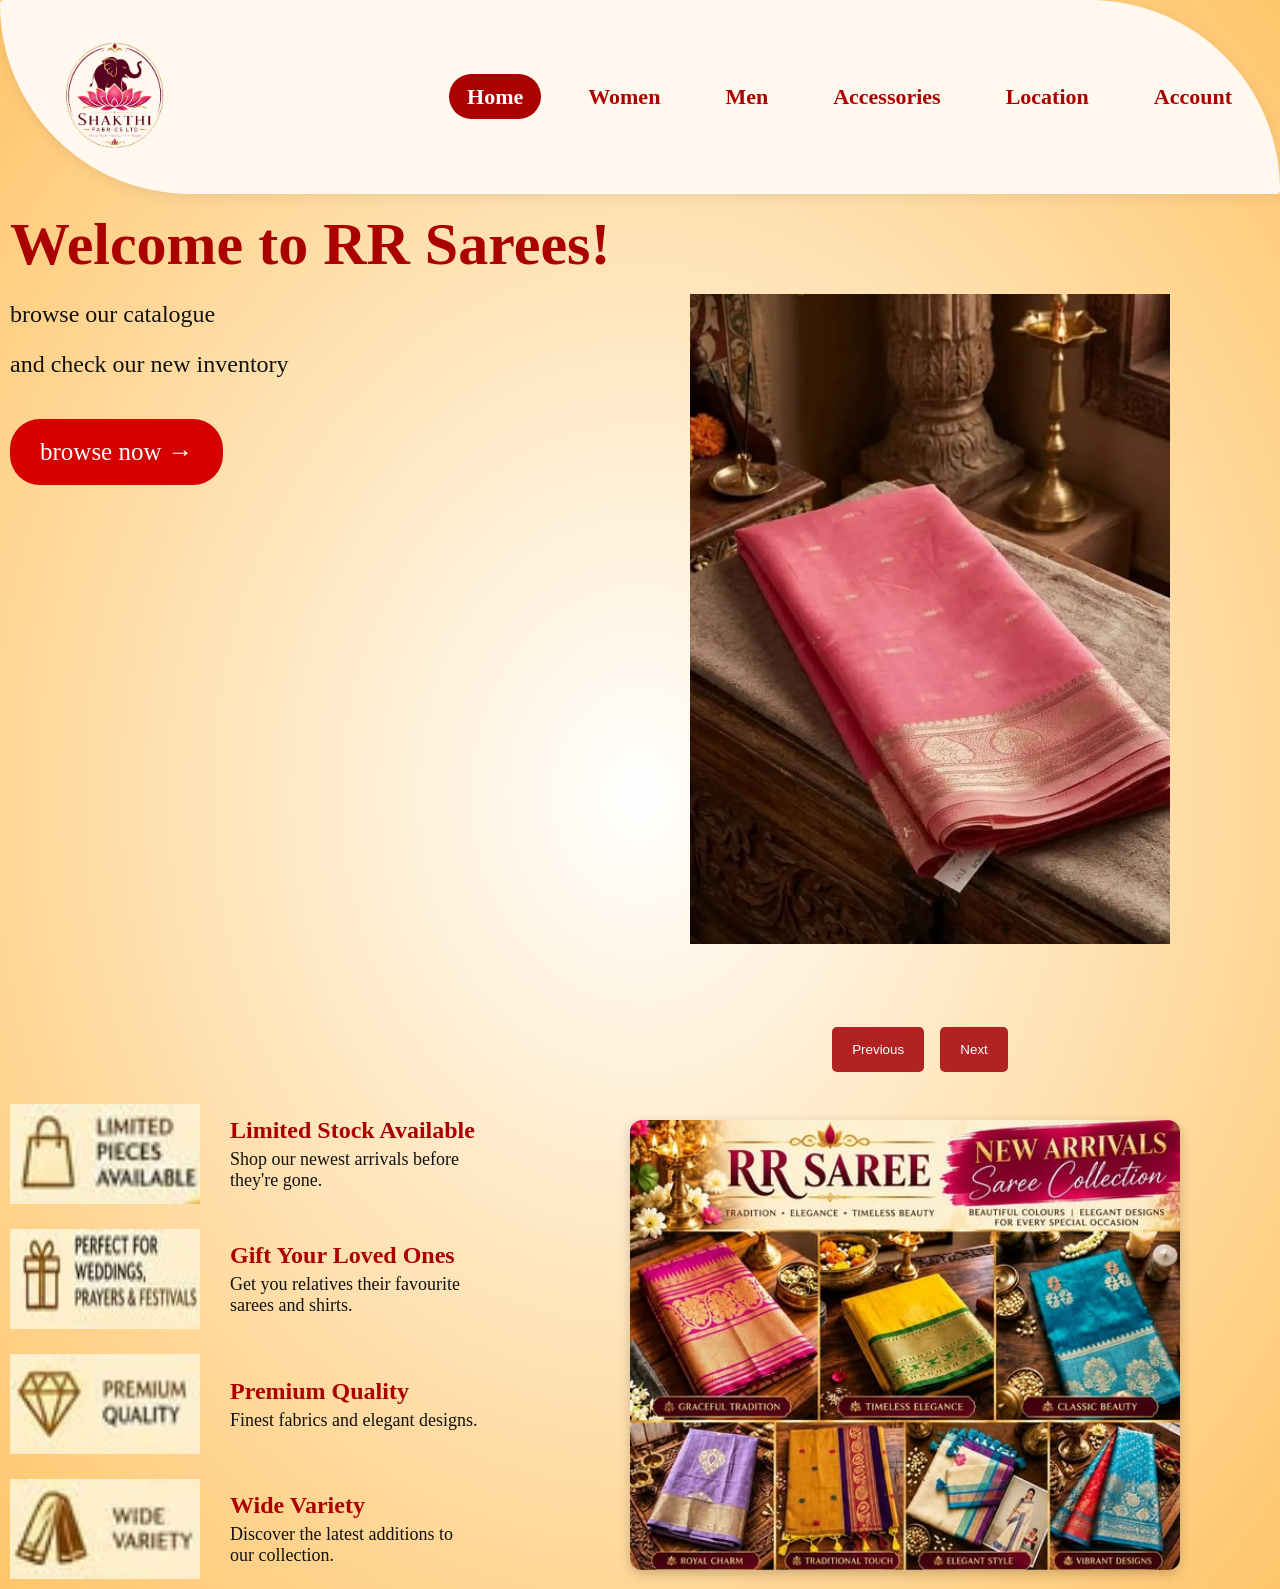
<file: index.html>
<!DOCTYPE html>
<html lang="en">
<head>
    <meta charset="UTF-8">
    <meta name="viewport" content="width=device-width, initial-scale=1.0">
    <title>RR Sarees</title>
    <link rel="stylesheet" href="indexcss.css">
</head>
<body>
<div class="header">
 <div class="container">
    <div class="navbar">
        <div class="logo">
            <img src="assets/rr saree logo.png" alt="RR Sarees Logo">
        </div>
        <nav>
            <ul>
                <li><a href="index.html" class="active">Home</a></li>
                <li><a href="catalogue2.php?category=women">Women</a></li>
                <li><a href="catalogue2.php?category=men">Men</a></li>
                <li><a href="catalogue2.php?category=accessories">Accessories</a></li>
                <li><a href="location.html">Location</a></li>
                <li><a href="login.html">Account</a></li>
            </ul>
        </nav>
    </div>
    
    <div class="row">
        <div class="col2">
            <h1>Welcome to RR Sarees!</h1>
            <p> browse our catalogue<br>and check our new inventory</p>
            <a href="catalogue2.php" class="expbtnhome">browse now &#8594;</a>
        </div>
        <div class="col2">
            
           <div id = "slidesaree">
  <img id = "slideImage" src = "assets/pic1.jpg" alt = "Slideshow image">
  <div id = "slide-buttons">
  <button onclick="prevSlideMod()">Previous</button>
  <button onclick="nextSlideMod()">Next</button>
 </div>
        </div>
  </div>
  <div class="banner-wrapper">

    <!-- LEFT SIDE: ALL ICONS + TEXT -->
    <div class="banner-left">

        <div class="banner-info1">
            <img id="icon1" src="assets/homebanner-icon1.png" alt="">
            <div class="banner-text1">
                <h2>Limited Stock Available</h2>
                <p>Shop our newest arrivals before they're gone.</p>
            </div>
        </div>

        <div class="banner-info2">
            <img id="icon2" src="assets/homebanner-icon2.png" alt="">
            <div class="banner-text2">
                <h2>Gift Your Loved Ones</h2>
                <p>Get you relatives their favourite sarees and shirts. </p>
            </div>
        </div>

        <div class="banner-info3">
            <img id="icon3" src="assets/homebanner-icon3.png" alt="">
            <div class="banner-text3">
                <h2>Premium Quality</h2>
                <p>Finest fabrics and elegant designs.</p>
            </div>
        </div>

        <div class="banner-info4">
            <img id="icon4" src="assets/homebanner-icon4.png" alt="">
            <div class="banner-text4">
                <h2>Wide Variety</h2>
                <p>Discover the latest additions to our collection.</p>
            </div>
        </div>

    </div>

    <!-- RIGHT SIDE: HOME BANNER IMAGE -->
    <div class="home-banner">
        <img src="assets/homebanner1.png" alt="">
    </div>

</div>
</div>
</div>
</div>
<script src="homescript.js"></script>
</body>
</html>
</file>
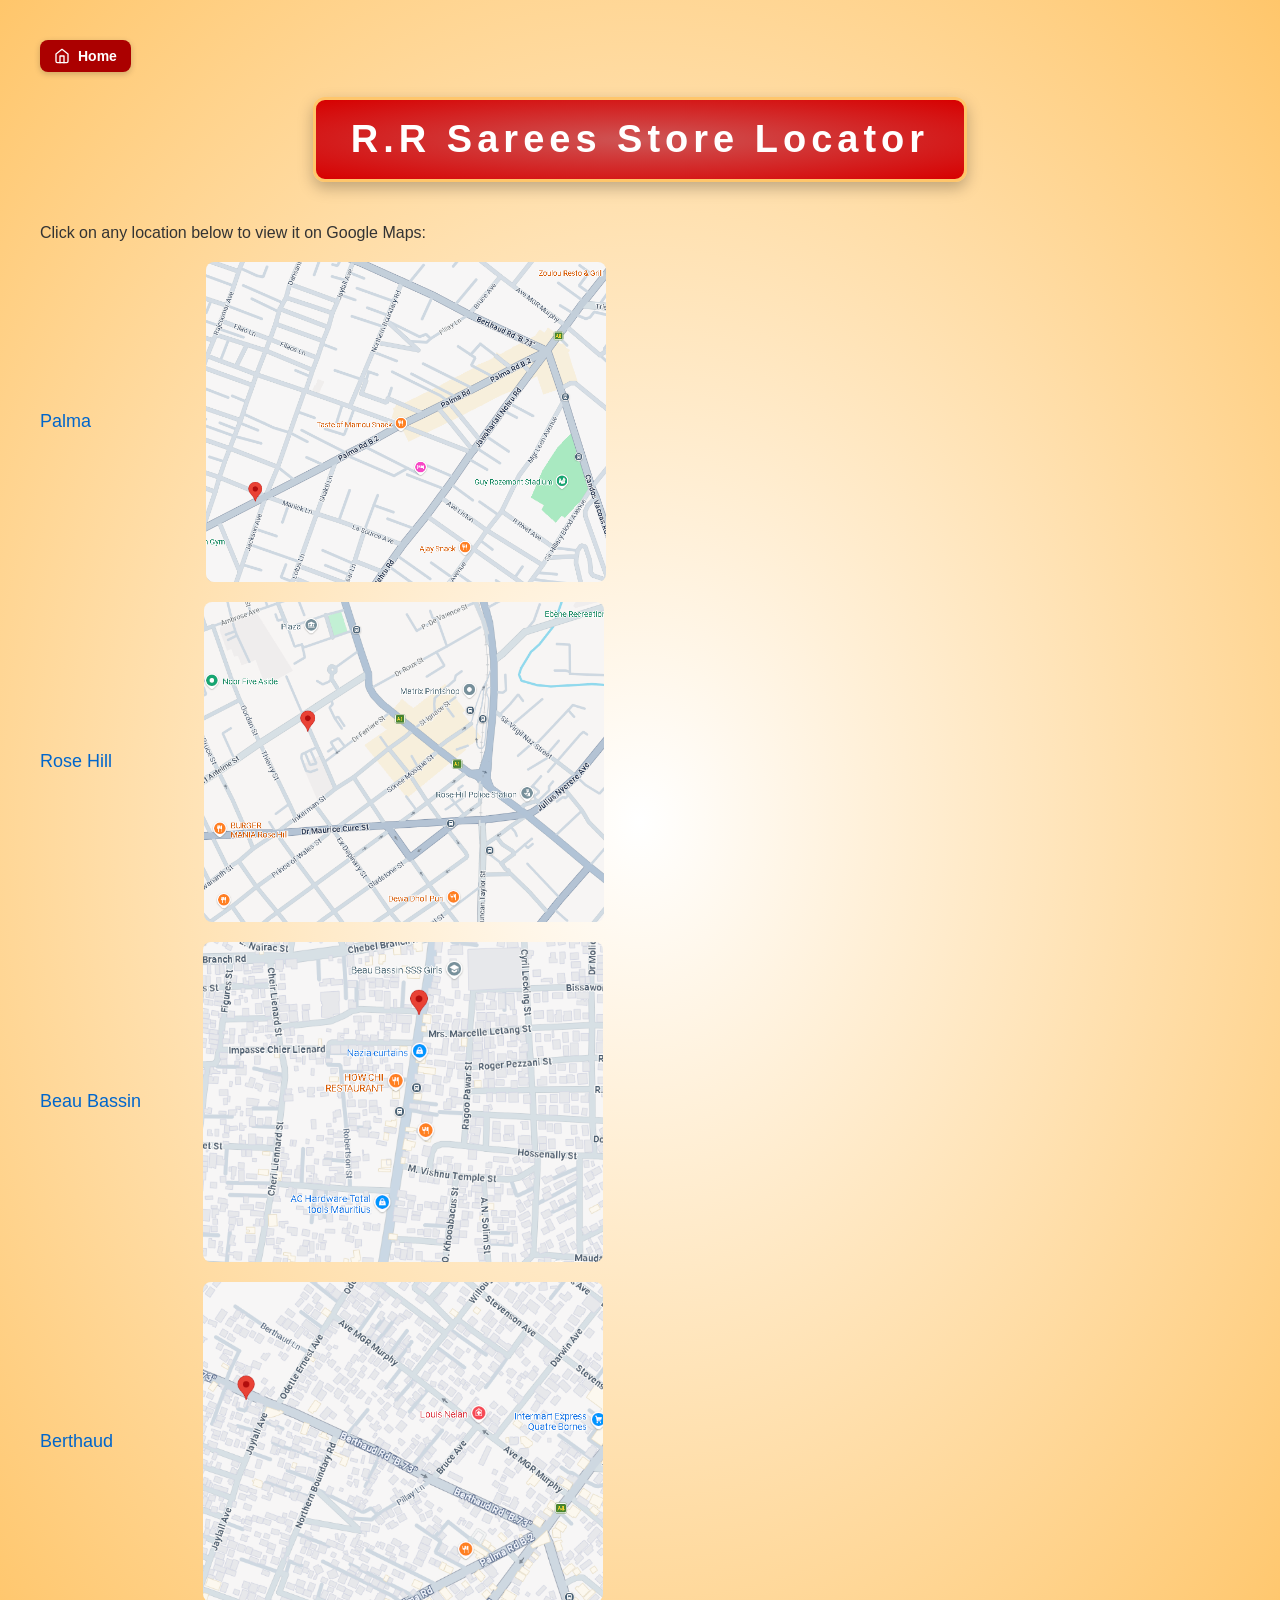
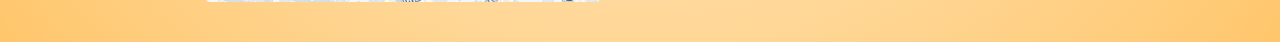
<file: location.html>
<!DOCTYPE html>
<html lang="en">
<head>
    <meta charset="UTF-8">
    <a href="index.html" class="back-home">
            <svg width="16" height="16" viewBox="0 0 24 24" fill="none" stroke="currentColor" stroke-width="2" stroke-linecap="round" stroke-linejoin="round"><path d="m3 9 9-7 9 7v11a2 2 0 0 1-2 2H5a2 2 0 0 1-2-2z"/><polyline points="9 22 9 12 15 12 15 22"/></svg>
            Home
        </a>
    <title>R.R Sarees - Store Locator</title>

    <style>

        .back-home {
    display: inline-flex;
    align-items: center;
    gap: 8px;

    background-color: #ab0000;
    color: white;

    padding: 8px 14px;
    border-radius: 8px;

    text-decoration: none;
    font-size: 14px;
    font-weight: bold;

    box-shadow: 0 2px 6px rgba(0,0,0,0.2);
}
        /* Page Body Styling */
        body {
            font-family: Arial, sans-serif; /* Sets clean text font */
            margin-top: 40px;     /* Space above the content */
            margin-bottom: 40px;  /* Space below the content */
            margin-left: 40px;    /* Space to the left of the content */
            margin-right: 40px;   /* Space to the right of the content */
            color: #333;          /* Dark gray text color */
            background: radial-gradient(#fff, #ffc66b)
        }

        /* Main Heading Styling */
        h1 {
    display: inline-block;
    background: radial-gradient(#ce5555 , #d70000);
    color: white;
    padding: 18px 35px;
    border-radius: 12px;
    border: 3px solid #ffc66b;
    box-shadow: 0 6px 15px rgba(0,0,0,0.25);
    font-size: 38px;
    letter-spacing: 5px;
}

.heading-container{
    text-align:center;
}

        /* Unordered List Container */
        .store-list {
            padding-top: 0px;    /* Removes top default browser padding */
            padding-bottom: 0px; /* Removes bottom default browser padding */
            padding-left: 0px;   /* Removes left indent so list aligns with title */
            padding-right: 0px;  /* Removes right default browser padding */
        }

        /* Individual List Items */
        .store-list li {
            margin-top: 15px;    /* Vertical space above each location */
            margin-bottom: 15px; /* Vertical space below each location */
            margin-left: 0px;    /* No extra horizontal space on left */
            margin-right: 0px;   /* No extra horizontal space on right */
            font-size: 18px;     /* Text size for list items */
        }

        /* Links inside list items */
        .store-list a {
            color: #0066cc;        /* Blue color for clickable links */
            text-decoration: none; /* Removes underline from links */
        }
        .store-list li{
    display:flex;
    align-items:center;
    gap:15px;
    margin:20px 0;
}

.location-img1{
    width:400px;
    height:320px;
    object-fit:cover;
    border-radius:8px;
    transition:all 0.3s ease;
    cursor:pointer;
    margin-left : 100px;
}

.location-img2{
    width:400px;
    height:320px;
    object-fit:cover;
    border-radius:8px;
    transition:all 0.3s ease;
    cursor:pointer;
    margin-left : 77px;
}

.location-img3{
    width:400px;
    height:320px;
    object-fit:cover;
    border-radius:8px;
    transition:all 0.3s ease;
    cursor:pointer;
    margin-left : 47px;
}

.location-img4{
    width:400px;
    height:320px;
    object-fit:cover;
    border-radius:8px;
    transition:all 0.3s ease;
    cursor:pointer;
    margin-left : 75px;
}

.location-img1:hover{
    transform:scale(1.3);
    
    box-shadow:0 5px 15px rgba(0,0,0,0.3);
}

.location-img2:hover{
    transform:scale(1.3);
    
    box-shadow:0 5px 15px rgba(0,0,0,0.3);
}

.location-img3:hover{
    transform:scale(1.3);
    
    box-shadow:0 5px 15px rgba(0,0,0,0.3);
}

.location-img4:hover{
    transform:scale(1.3);
    
    box-shadow:0 5px 15px rgba(0,0,0,0.3);
}

    </style>
</head>
<body>

    <!-- Main Title -->
    <div class="heading-container">
    <h1>R.R Sarees Store Locator</h1>
</div>
    
    <!-- Instruction Text -->
    <p>Click on any location below to view it on Google Maps:</p>

    <!-- List of Store Locations -->
    <ul class="store-list">
        <!-- Palma Store Link -->
        <li><a href="https://maps.google.com/?q=-20.274221,57.468132" target="_blank">Palma</a>
            <img src="assets/loc-palma.png" class="location-img1" alt="Palma Store">
        </li>
        
        <!-- Rose Hill Store Link -->
        <li><a href="https://maps.google.com/?q=-20.242224,57.471416" target="_blank">Rose Hill</a>
            <img src="assets/loc-rh.png" class="location-img2" alt="Rose hill Store">
        </li>
        
        <!-- Beau Bassin Store Link -->
        <li><a href="https://maps.google.com/?q=-20.215302,57.469524" target="_blank">Beau Bassin</a>
            <img src="assets/loc-beaubassin.png" class="location-img3" alt="Beau Bassin Store">
        </li>
        
        <!-- Berthaud Store Link -->
        <li><a href="https://maps.google.com/?q=-20.268894,57.470066" target="_blank">Berthaud</a>
            <img src="assets/loc-berthaud.png" class="location-img4" alt="Berthaud Store">
        </li>
    </ul>

</body>
</html>
</file>
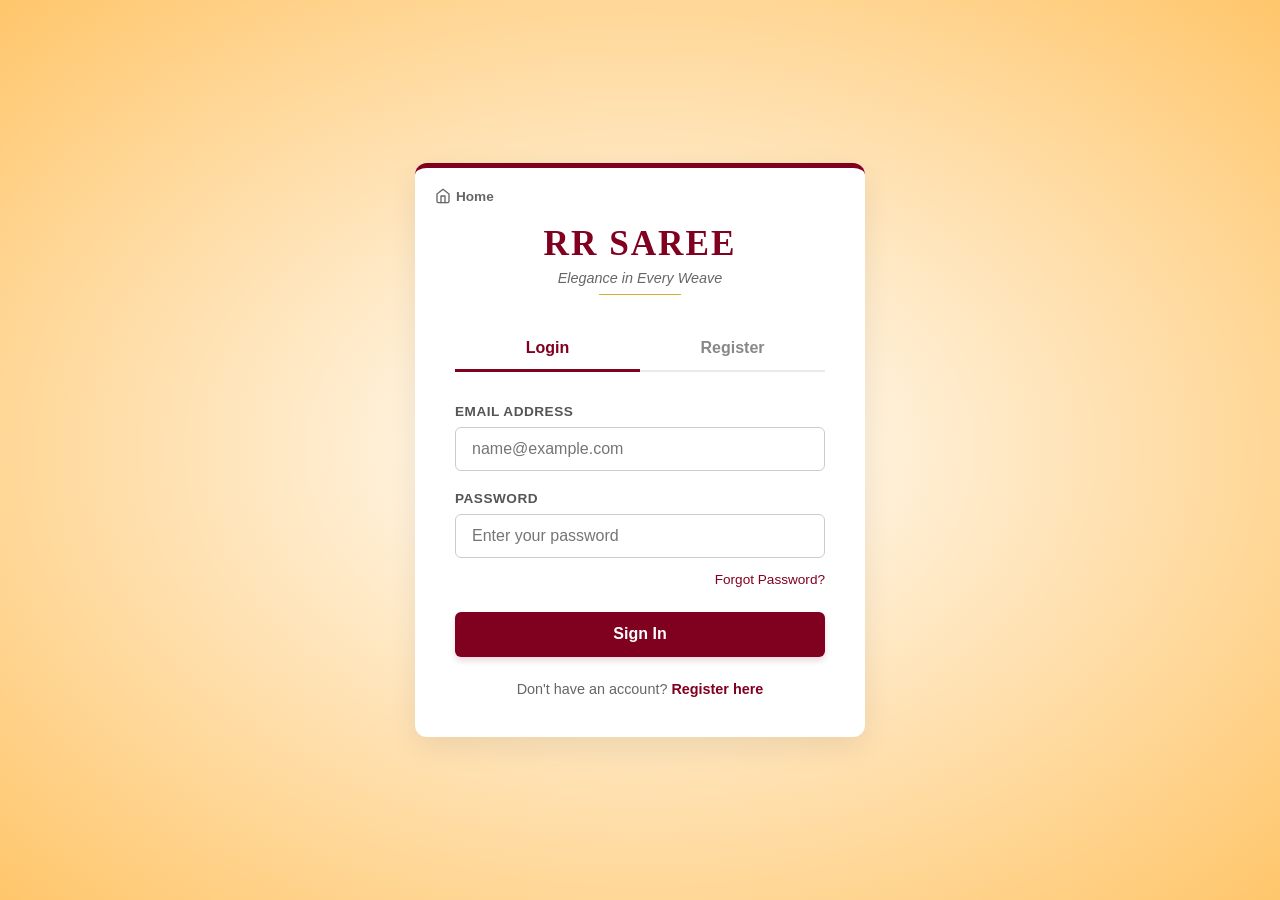
<file: login.html>
<!DOCTYPE html>
<html lang="en">
<head>
    <meta charset="UTF-8">
    <meta name="viewport" content="width=device-width, initial-scale=1.0">
    <title>RR Saree - Login & Register</title>
    <style>
        :root {
            --primary-color: #800020; /* Deep Burgundy / Crimson */
            --secondary-color: #d4af37; /* Metallic Gold */
            --text-dark: #2c2c2c;
            --bg-light: #fdfbf7;
        }

        * {
            box-sizing: border-box;
            margin: 0;
            padding: 0;
            font-family: 'Segoe UI', Tahoma, Geneva, Verdana, sans-serif;
        }

        body {
            background: radial-gradient(#fff, #ffc66b);
            display: flex;
            justify-content: center;
            align-items: center;
            min-height: 100vh;
            color: var(--text-dark);
            padding: 20px;
        }

        .container {
            background: #ffffff;
            width: 100%;
            max-width: 450px;
            padding: 2.5rem;
            border-radius: 12px;
            box-shadow: 0 10px 30px rgba(0, 0, 0, 0.08);
            border-top: 5px solid var(--primary-color);
            position: relative;
        }

        /* Home Button Styling */
        .back-home {
            position: absolute;
            top: 20px;
            left: 20px;
            display: flex;
            align-items: center;
            gap: 5px;
            color: #666;
            text-decoration: none;
            font-size: 0.85rem;
            font-weight: 600;
            transition: color 0.3s ease;
        }

        .back-home:hover {
            color: var(--primary-color);
        }

        .brand {
            text-align: center;
            margin-top: 1rem;
            margin-bottom: 2rem;
        }

        .brand h1 {
            font-size: 2.2rem;
            color: var(--primary-color);
            font-family: 'Georgia', serif;
            letter-spacing: 2px;
            margin-bottom: 0.3rem;
        }

        .brand p {
            color: #666;
            font-size: 0.9rem;
            font-style: italic;
            position: relative;
            display: inline-block;
        }

        .brand p::after {
            content: '';
            display: block;
            width: 50%;
            height: 1px;
            background: var(--secondary-color);
            margin: 8px auto 0 auto;
        }

        /* Toggle Tabs */
        .tabs {
            display: flex;
            margin-bottom: 2rem;
            border-bottom: 2px solid #eaeaea;
        }

        .tab-btn {
            flex: 1;
            padding: 0.75rem;
            background: none;
            border: none;
            font-size: 1rem;
            font-weight: 600;
            color: #888;
            cursor: pointer;
            transition: all 0.3s ease;
        }

        .tab-btn.active {
            color: var(--primary-color);
            border-bottom: 3px solid var(--primary-color);
            margin-bottom: -2px;
        }

        /* Form styling */
        .form-panel {
            display: none;
        }

        .form-panel.active {
            display: block;
        }

        .input-group {
            margin-bottom: 1.25rem;
        }

        .input-group label {
            display: block;
            margin-bottom: 0.5rem;
            font-size: 0.85rem;
            font-weight: 600;
            color: #555;
            text-transform: uppercase;
            letter-spacing: 0.5px;
        }

        .input-group input {
            width: 100%;
            padding: 0.75rem 1rem;
            border: 1px solid #ccc;
            border-radius: 6px;
            font-size: 1rem;
            transition: all 0.3s ease;
            outline: none;
        }

        .input-group input:focus {
            border-color: var(--primary-color);
            box-shadow: 0 0 0 3px rgba(128, 0, 32, 0.1);
        }

        .availability-message {
            display: block;
            min-height: 1.2em;
            margin-top: 0.35rem;
            font-size: 0.82rem;
        }

        .availability-message[data-state="available"] {
            color: #26733b;
        }

        .availability-message[data-state="unavailable"],
        .availability-message[data-state="error"] {
            color: var(--primary-color);
        }

        .availability-message[data-state="checking"] {
            color: #666;
        }

        .forgot-pass {
            text-align: right;
            margin-top: -0.5rem;
            margin-bottom: 1.5rem;
        }

        .forgot-pass a {
            color: var(--primary-color);
            font-size: 0.85rem;
            text-decoration: none;
        }

        .forgot-pass a:hover {
            text-decoration: underline;
        }

        .btn-submit {
            width: 100%;
            padding: 0.85rem;
            background-color: var(--primary-color);
            color: #ffffff;
            border: none;
            border-radius: 6px;
            font-size: 1rem;
            font-weight: 600;
            cursor: pointer;
            transition: background-color 0.3s ease;
            box-shadow: 0 4px 6px rgba(128, 0, 32, 0.15);
        }

        .btn-submit:hover {
            background-color: #600018;
        }

        /* Footer links */
        .form-footer {
            text-align: center;
            margin-top: 1.5rem;
            font-size: 0.9rem;
            color: #666;
        }

        .form-footer a {
            color: var(--primary-color);
            text-decoration: none;
            font-weight: 600;
        }

        .form-footer a:hover {
            text-decoration: underline;
        }
    </style>
</head>
<body>

    <div class="container">
        <!-- Back to Home Link -->
        <a href="index.html" class="back-home">
            <svg width="16" height="16" viewBox="0 0 24 24" fill="none" stroke="currentColor" stroke-width="2" stroke-linecap="round" stroke-linejoin="round"><path d="m3 9 9-7 9 7v11a2 2 0 0 1-2 2H5a2 2 0 0 1-2-2z"/><polyline points="9 22 9 12 15 12 15 22"/></svg>
            Home
        </a>

        <div class="brand">
            <h1>RR SAREE</h1>
            <p>Elegance in Every Weave</p>
        </div>

        <p id="form-message" role="status" aria-live="polite"></p>

        <div class="tabs">
            <button id="tab-login" class="tab-btn active" onclick="switchTab('login')">Login</button>
            <button id="tab-register" class="tab-btn" onclick="switchTab('register')">Register</button>
        </div>

        <!-- Login Form -->
        <div id="login-panel" class="form-panel active">
            <form action="auth.php" method="POST">
                <input type="hidden" name="action" value="login">
                <div class="input-group">
                    <label for="login-email">Email Address</label>
                    <input type="email" id="login-email" name="email" required autocomplete="email" placeholder="name@example.com">
                </div>
                
                <div class="input-group">
                    <label for="login-password">Password</label>
                    <input type="password" id="login-password" name="password" required autocomplete="current-password" placeholder="Enter your password">
                </div>

                <div class="forgot-pass">
                    <a href="#">Forgot Password?</a>
                </div>

                <button type="submit" class="btn-submit">Sign In</button>
            </form>
            <div class="form-footer">
                Don't have an account? <a href="#" onclick="switchTab('register')">Register here</a>
            </div>
        </div>

        <!-- Registration Form -->
        <div id="register-panel" class="form-panel">
            <form action="auth.php" method="POST">
                <input type="hidden" name="action" value="register">
                <div class="input-group">
                    <label for="reg-firstname">First Name</label>
                    <input type="text" id="reg-firstname" name="firstname" required autocomplete="given-name" placeholder="Your first name">
                </div>

                <div class="input-group">
                    <label for="reg-lastname">Last Name</label>
                    <input type="text" id="reg-lastname" name="lastname" required autocomplete="family-name" placeholder="Your last name">
                </div>

                <div class="input-group">
                    <label for="reg-email">Email Address</label>
                    <input type="email" id="reg-email" name="email" required maxlength="100" autocomplete="email" placeholder="name@example.com">
                    <span id="reg-email-status" class="availability-message" role="status" aria-live="polite"></span>
                </div>

                <div class="input-group">
                    <label for="reg-phone">Mobile Number</label>
                    <input type="tel" id="reg-phone" name="phone_num" required maxlength="20" autocomplete="tel" placeholder="Your mobile number">
                    <span id="reg-phone-status" class="availability-message" role="status" aria-live="polite"></span>
                </div>

                <div class="input-group">
                    <label for="reg-password">Password</label>
                    <input type="password" id="reg-password" name="password" required minlength="8" autocomplete="new-password" placeholder="At least 8 characters">
                </div>

                <button type="submit" class="btn-submit">Create Account</button>
            </form>
            <div class="form-footer">
                Already have an account? <a href="#" onclick="switchTab('login')">Login here</a>
            </div>
        </div>
    </div>

    <script>
        function switchTab(tabName) {
            const panels = document.querySelectorAll('.form-panel');
            const buttons = document.querySelectorAll('.tab-btn');
            
            panels.forEach(panel => panel.classList.remove('active'));
            buttons.forEach(btn => btn.classList.remove('active'));
            
            if (tabName === 'login') {
                document.getElementById('login-panel').classList.add('active');
                document.getElementById('tab-login').classList.add('active');
            } else if (tabName === 'register') {
                document.getElementById('register-panel').classList.add('active');
                document.getElementById('tab-register').classList.add('active');
            }
        }

        const registrationChecks = [
            {
                field: 'email',
                input: document.getElementById('reg-email'),
                status: document.getElementById('reg-email-status')
            },
            {
                field: 'phone',
                input: document.getElementById('reg-phone'),
                status: document.getElementById('reg-phone-status')
            }
        ];
        const checkRequestIds = new Map();
        const debounceTimers = new Map();

        function setAvailabilityMessage(status, state, message) {
            status.dataset.state = state;
            status.textContent = message;
        }

        async function checkAvailability(field, input, status) {
            const value = input.value.trim();
            const requestId = (checkRequestIds.get(field) || 0) + 1;
            checkRequestIds.set(field, requestId);

            if (!value) {
                input.setCustomValidity('');
                setAvailabilityMessage(status, '', '');
                return;
            }

            if (field === 'email' && input.validity.typeMismatch) {
                input.setCustomValidity('');
                setAvailabilityMessage(status, 'error', 'Enter a valid email address.');
                return;
            }

            setAvailabilityMessage(status, 'checking', 'Checking availability...');

            try {
                const response = await fetch('check_registration.php', {
                    method: 'POST',
                    headers: { 'Content-Type': 'application/x-www-form-urlencoded' },
                    body: new URLSearchParams({ field, value })
                });
                const result = await response.json();

                if (!response.ok || typeof result.available !== 'boolean') {
                    throw new Error('Availability check failed.');
                }
                if (checkRequestIds.get(field) !== requestId || input.value.trim() !== value) {
                    return;
                }

                const message = result.available
                    ? `${field === 'email' ? 'Email' : 'Phone number'} is available.`
                    : `That ${field === 'email' ? 'email address' : 'phone number'} is already registered.`;
                input.setCustomValidity(result.available ? '' : message);
                setAvailabilityMessage(status, result.available ? 'available' : 'unavailable', message);
            } catch (error) {
                if (checkRequestIds.get(field) !== requestId) {
                    return;
                }
                input.setCustomValidity('');
                setAvailabilityMessage(status, 'error', 'Could not check right now. You can still submit and we will verify it.');
            }
        }

        registrationChecks.forEach(({ field, input, status }) => {
            input.addEventListener('input', () => {
                checkRequestIds.set(field, (checkRequestIds.get(field) || 0) + 1);
                input.setCustomValidity('');
                setAvailabilityMessage(status, '', '');
                clearTimeout(debounceTimers.get(field));
                debounceTimers.set(field, setTimeout(() => {
                    checkAvailability(field, input, status);
                }, 400));
            });

            input.addEventListener('blur', () => {
                clearTimeout(debounceTimers.get(field));
                checkAvailability(field, input, status);
            });
        });

        const statusMessages = {
            registered: 'Account created. You can now sign in.',
            invalid_input: 'Check the details you entered and try again.',
            email_exists: 'That email address is already registered.',
            phone_exists: 'That phone number is already registered.',
            login_failed: 'Invalid email or password.',
            server_error: 'Something went wrong. Please try again.'
        };
        const params = new URLSearchParams(window.location.search);
        const message = statusMessages[params.get('status')];
        if (message) {
            document.getElementById('form-message').textContent = message;
        }
        if (params.get('form') === 'register' || ['email_exists', 'phone_exists'].includes(params.get('status'))) {
            switchTab('register');
        }
    </script>
</body>
</html>
</file>
<file: indexcss.css>
*{ 
    margin: 0; 
    padding: 0; 
    box-sizing: border-box;
}

.active{
    background:#ab0000;
    color:white;
}

.navbar{
    display:flex;
    align-items:center;
    padding:10px 30px;
    background:#fff8ef;
    backdrop-filter: blur(8px);
    box-shadow: 0 3px 15px rgba(0,0,0,0.08);
    border-radius: 20px 1000px;
}
nav{
    flex:1;
    text-align:right;
}

nav ul{
    list-style:none;
}

nav ul li{
    display:inline-block;
    margin-left:25px;
}

nav ul li a{
    font-size:22px;
    font-weight:600;
    color:#ab0000;
    text-decoration:none;
    padding:10px 18px;
    border-radius:30px;
    transition:all 0.3s ease;
}

nav ul li a:hover{
    background:#ab0000;
    color:white;
    box-shadow:0 4px 10px rgba(171,0,0,0.3);
}

a{ 
    text-decoration: none; 
    color: #141414; 
}
p{
    color: #121111
}
.logo img{
    width:170px;
    height:auto;
    transition:transform 0.3s ease;
}

.logo img:hover{
    transform:scale(1.05);
}
.row{ 
    display: flex; 
    align-items: center;
    flex-wrap: wrap; 
    justify-content: space-around;
}
.col2{ 
    flex-basis: 50%;
    min-width: 300px;
}
.col2 img{ 
    max-width: 100%; 
    padding: 50px 0; 
}

.col2 h1{
    padding-top: 25px;
    color:#ab0000;
    font-size:60px;
    margin-bottom:20px;
}

.col2 p{
    font-size:24px;
}
.col2{ 
    font-size: 25px; 
    line-height: 50px;
    height : 560px;
    border-radius: 12px;
    padding-left:  10px;
}
.expbtnhome{ 
    display : inline-block; 
    background: #d70000;
    color: #fff; 
    padding: 8px 30px; 
    margin: 30px 0; 
    border-radius: 30px; 
}
.header{ 
    background: radial-gradient(#fff, #ffc66b)
}
#slidesaree {
    width: 100%;
    text-align: center;
    margin: 40px auto;
}

#slide-buttons {
    margin-bottom: 15px;
    margin-right: 90px;
}

#slide-buttons button {
    padding: 15px 20px;
    margin: 0 5px;
    background: #b22222;
    color: white;
    border: none;
    border-radius: 5px;
    cursor: pointer;
}

#slide-buttons button:hover {
    background: #8b0000;
}

#slideImage {
    
    margin: 10px auto;
    width: 550px;       /* Reduce size as needed */
    height: 750px;
    object-fit: cover;
    border-radius: 12px;
    padding-right:70px;
   
}



.banner-wrapper{
    display:flex;
    align-items:center;
    justify-content:center;
    gap:50px;
    margin-top:350px;
    margin-right: 200px;
}

.banner-left{
    display:flex;
    flex-direction:column;
    gap:25px;
    padding-left: 10px;
    padding-bottom: 10px;
}

.banner-info1,
.banner-info2,
.banner-info3,
.banner-info4{
    display:flex;
    align-items:center;
    gap:30px;
}

#icon1,
#icon2,
#icon3,
#icon4{
    width:190px;
    height:100px;
}

.banner-text1,
.banner-text2,
.banner-text3,
.banner-text4{
    text-align:left;
}

.banner-text1 h2,
.banner-text2 h2,
.banner-text3 h2,
.banner-text4 h2{
    color:#ab0000;
    margin-bottom:5px;
}

.banner-text1 p,
.banner-text2 p,
.banner-text3 p,
.banner-text4 p{
    font-size:18px;
}

.home-banner img{
    width:550px;
    height:450px;
    border-radius:12px;
    box-shadow:0 4px 12px rgba(0,0,0,0.2);
   
}
.home-banner{
    position:relative;
    right:-100px;
}

/* keep slideshow buttons above the banner so they receive clicks */
#slide-buttons{
    position:relative;
    z-index:10;
}
</file>
